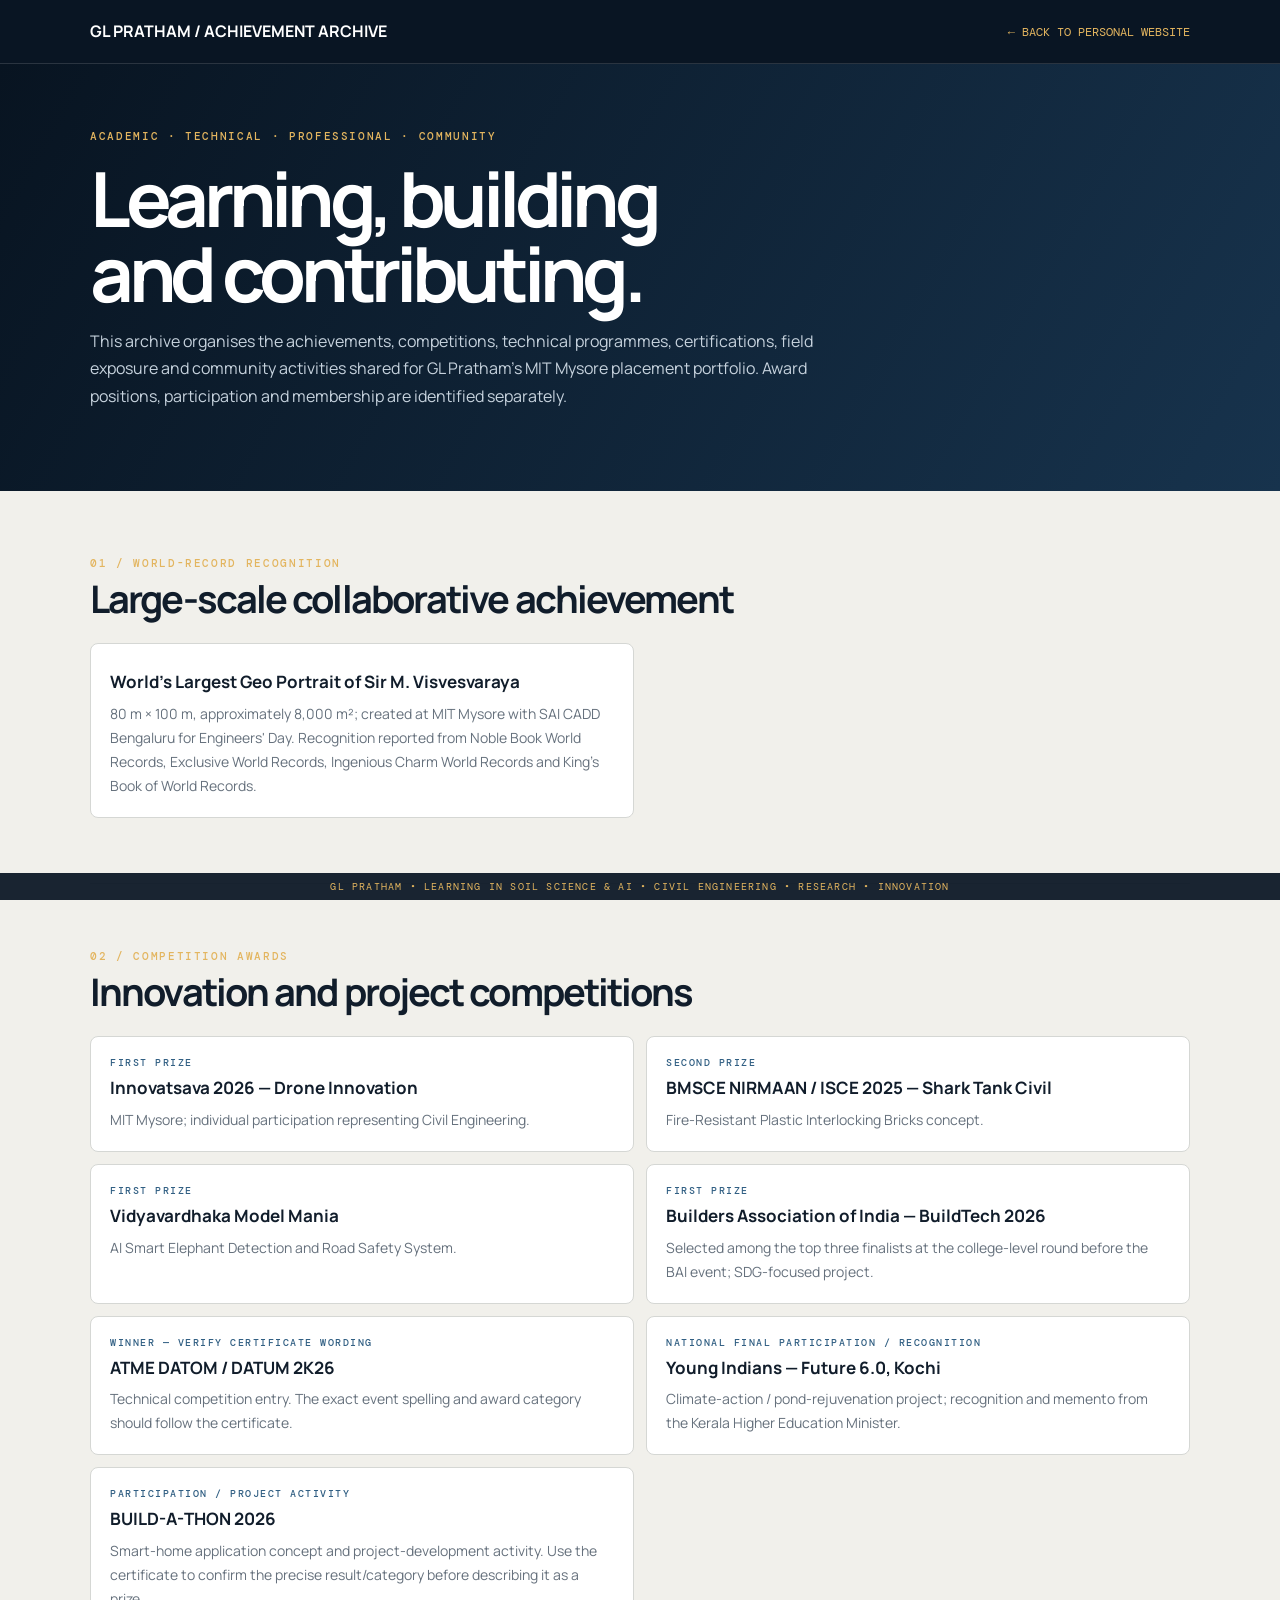
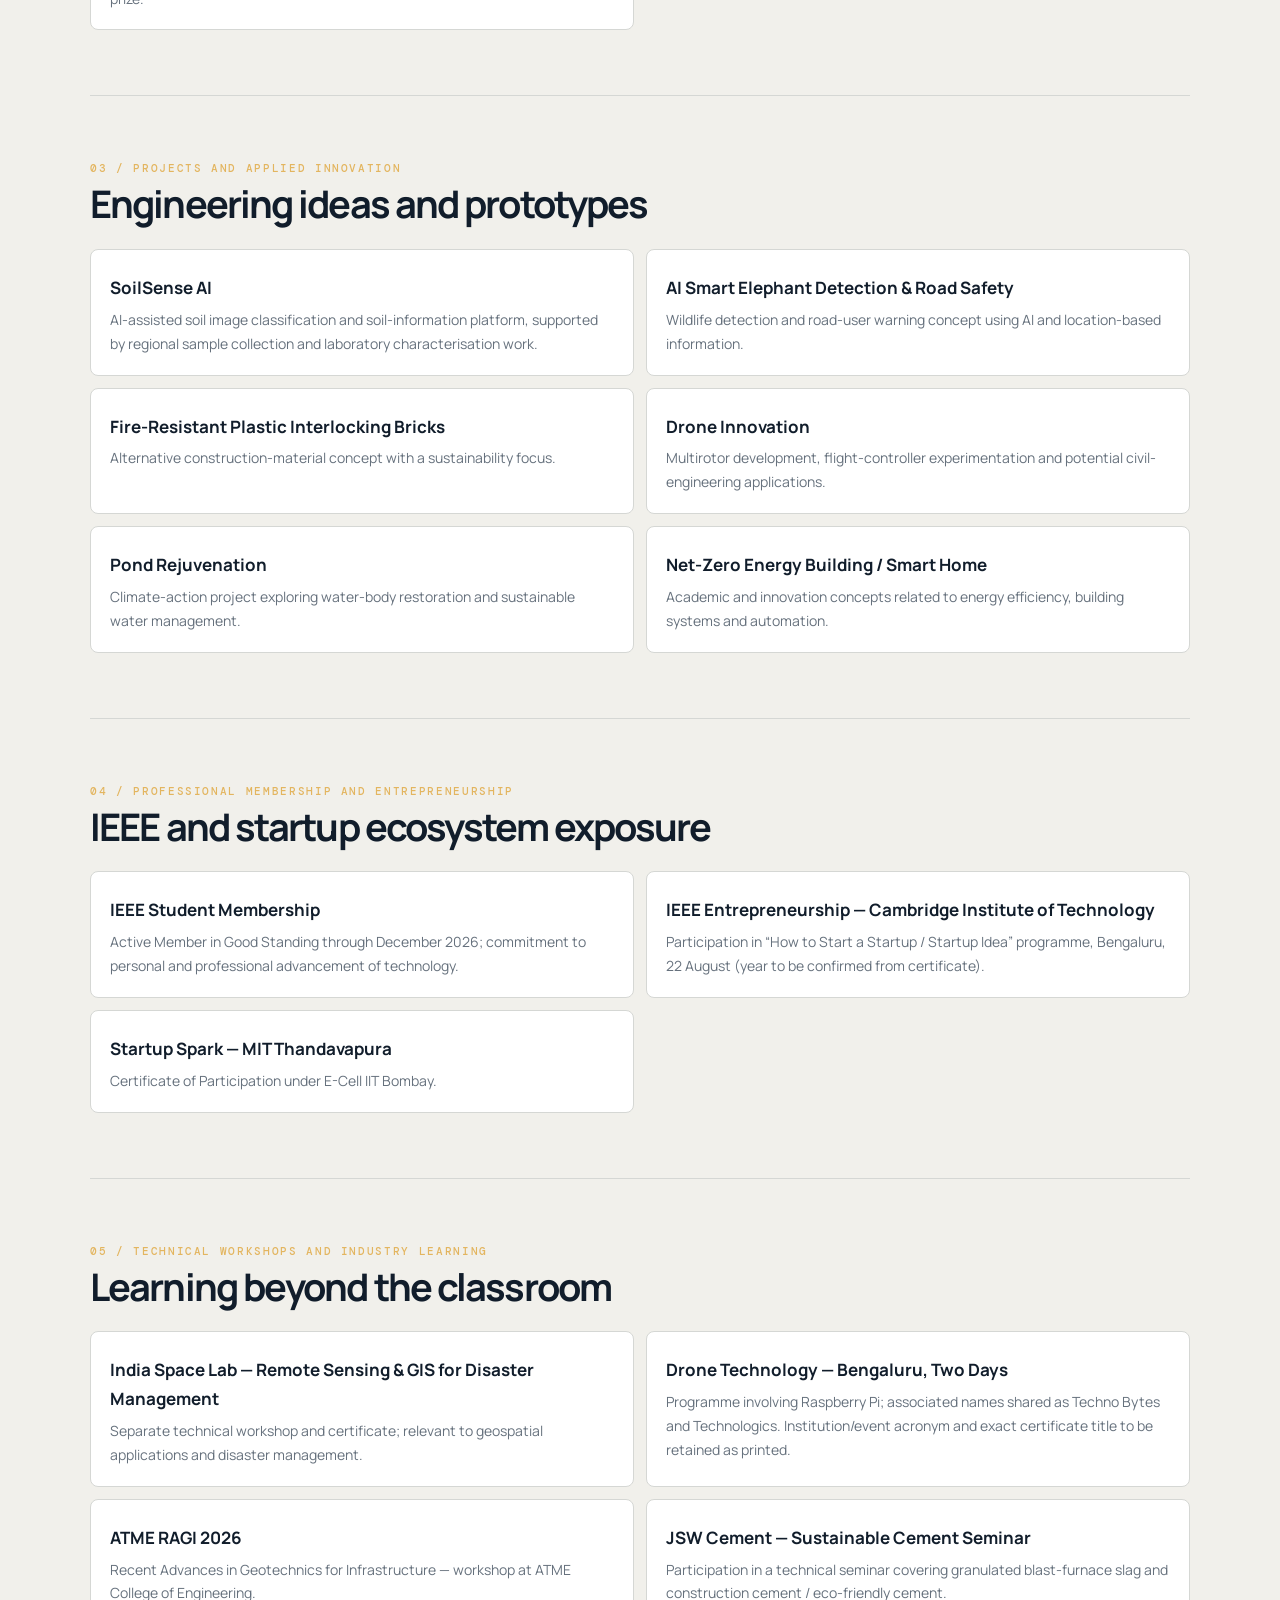
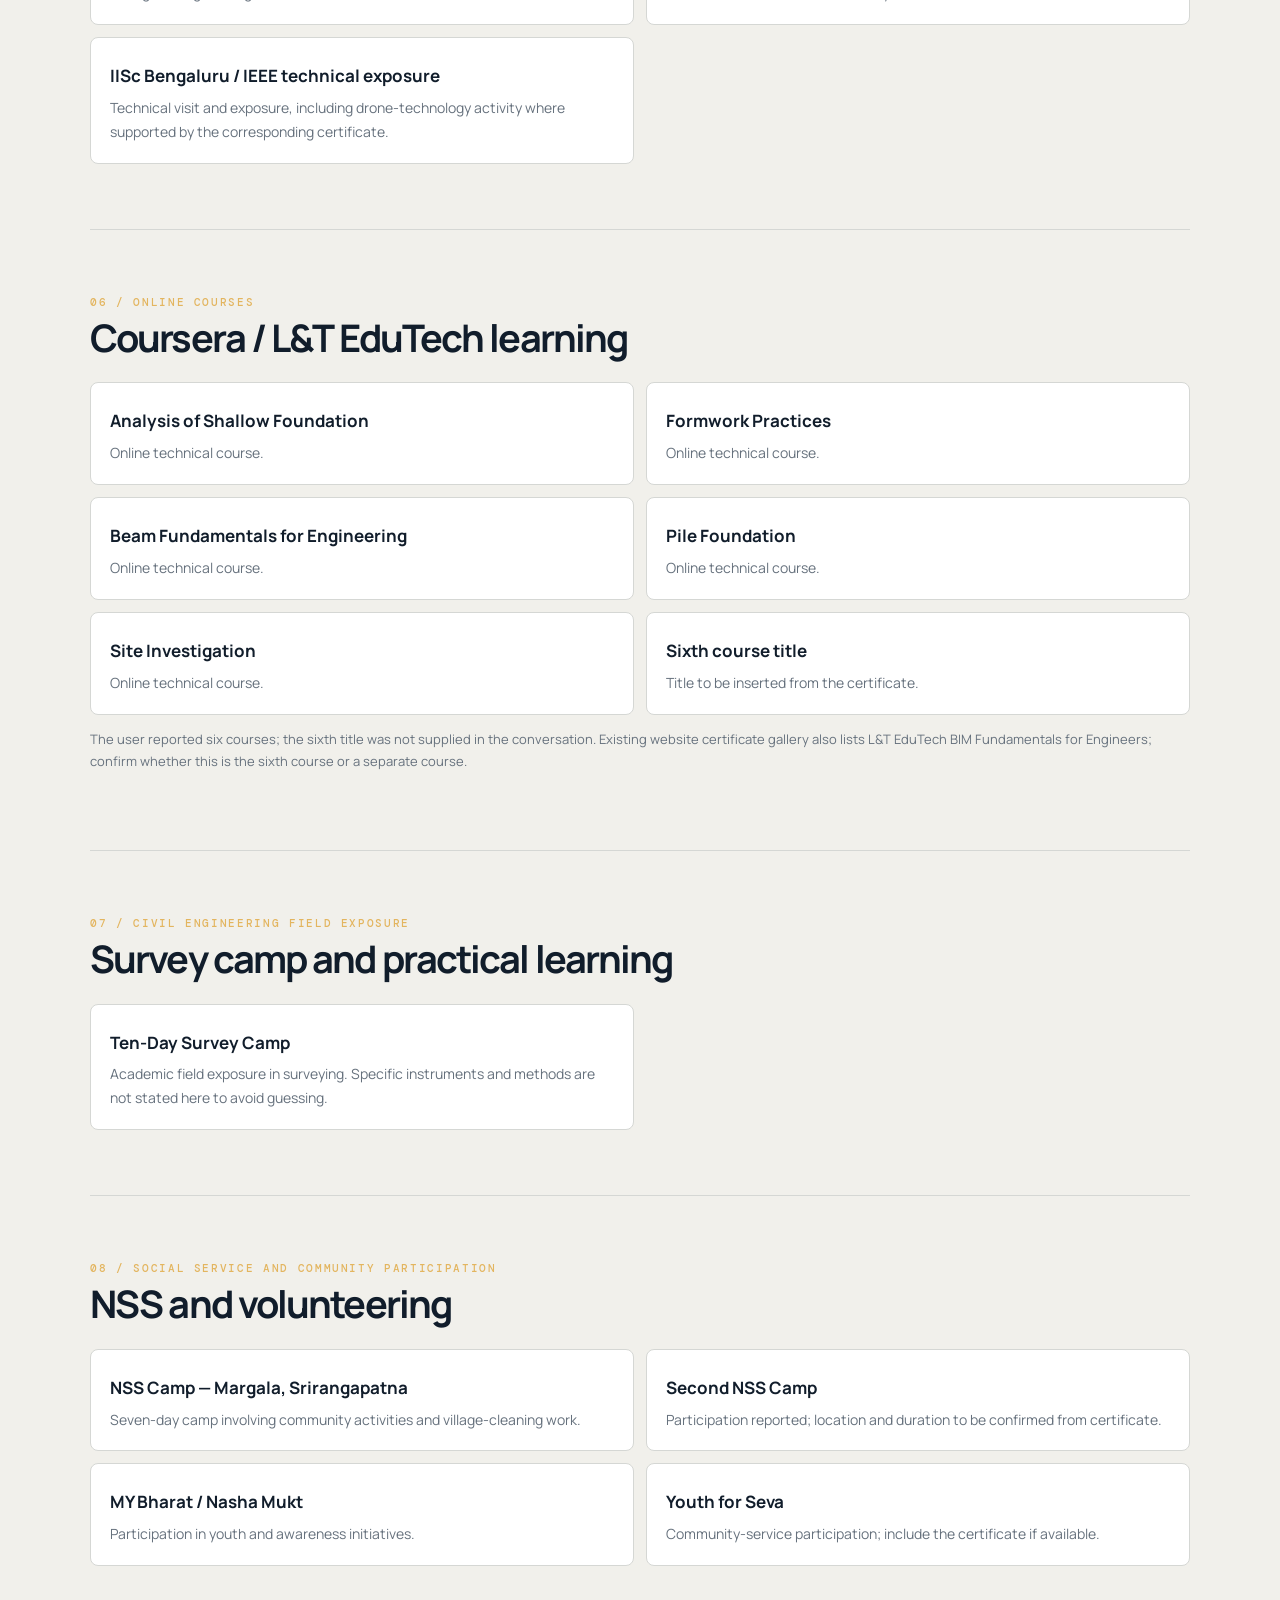
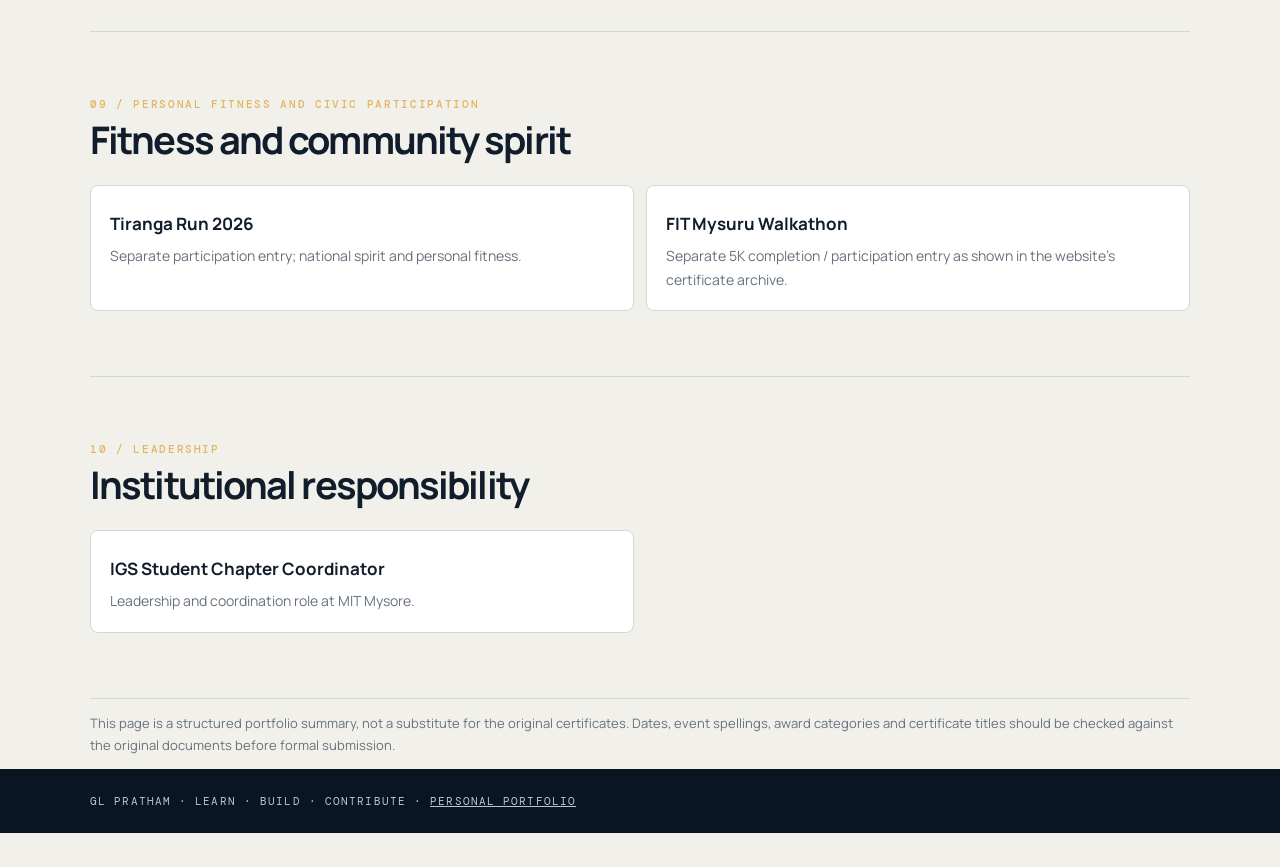
<file: achievements.html>
<!doctype html>
<html lang="en"><head><meta charset="utf-8"><meta name="viewport" content="width=device-width,initial-scale=1"><meta name="theme-color" content="#091523"><title>GL Pratham | Achievements & Learning Portfolio</title><link rel="preconnect" href="https://fonts.googleapis.com"><link href="https://fonts.googleapis.com/css2?family=DM+Mono:wght@400;500&family=Manrope:wght@400;500;600;700;800&display=swap" rel="stylesheet"><style>
:root{--navy:#091523;--gold:#e3b55f;--paper:#f1f0eb;--ink:#111d2b;--muted:#66717d;--line:#d5d7d4}*{box-sizing:border-box}body{margin:0;background:var(--paper);color:var(--ink);font:16px/1.7 Manrope,Arial,sans-serif;padding-bottom:34px}.wrap{width:min(1100px,calc(100% - 36px));margin:auto}header{background:var(--navy);color:white;padding:18px 0;border-bottom:1px solid #ffffff22}header .wrap{display:flex;justify-content:space-between;gap:16px;align-items:center;flex-wrap:wrap}a{color:inherit}header a{color:var(--gold);text-decoration:none;font:12px "DM Mono",monospace}.hero{background:linear-gradient(120deg,#081421,#17334d);color:white;padding:65px 0}.eyebrow,.meta{font:500 11px "DM Mono",monospace;letter-spacing:.15em;text-transform:uppercase;color:var(--gold)}h1{font-size:clamp(42px,8vw,76px);line-height:.98;letter-spacing:-.07em;margin:18px 0}h2{font-size:clamp(25px,4vw,38px);letter-spacing:-.05em;line-height:1.1;margin:8px 0 24px}.hero p{color:#c6d2dd;max-width:760px}.section{padding:65px 0;border-bottom:1px solid var(--line)}.grid{display:grid;grid-template-columns:repeat(2,minmax(0,1fr));gap:12px}.item{background:#fff;border:1px solid var(--line);padding:19px;border-radius:8px}.item h3{font-size:17px;margin:5px 0}.item p{color:var(--muted);font-size:14px;margin:0}.item .meta{color:#315f83;font-size:10px}.note{color:var(--muted);font-size:13px}footer{background:var(--navy);color:#b8c6d3;padding:25px 0;font:11px "DM Mono",monospace;letter-spacing:.1em}body:after{content:"GL PRATHAM  •  LEARNING IN SOIL SCIENCE & AI  •  CIVIL ENGINEERING  •  RESEARCH  •  INNOVATION";position:fixed;bottom:0;left:0;right:0;z-index:10;text-align:center;padding:7px;background:#091523ed;color:#e3b55f;font:10px "DM Mono",monospace;letter-spacing:.12em;pointer-events:none}@media(max-width:650px){.grid{grid-template-columns:1fr}.hero{padding:48px 0}.section{padding:48px 0}}
</style></head><body><header><div class="wrap"><strong>GL PRATHAM / ACHIEVEMENT ARCHIVE</strong><a href="index.html">← BACK TO PERSONAL WEBSITE</a></div></header>
<section class="hero"><div class="wrap"><div class="eyebrow">Academic · Technical · Professional · Community</div><h1>Learning, building<br>and contributing.</h1><p>This archive organises the achievements, competitions, technical programmes, certifications, field exposure and community activities shared for GL Pratham's MIT Mysore placement portfolio. Award positions, participation and membership are identified separately.</p></div></section>
<main class="wrap">
<section class="section"><div class="meta">01 / World-record recognition</div><h2>Large-scale collaborative achievement</h2><div class="grid">
<article class="item"><h3>World's Largest Geo Portrait of Sir M. Visvesvaraya</h3><p>80 m × 100 m, approximately 8,000 m²; created at MIT Mysore with SAI CADD Bengaluru for Engineers' Day. Recognition reported from Noble Book World Records, Exclusive World Records, Ingenious Charm World Records and King's Book of World Records.</p></article></div></section>
<section class="section"><div class="meta">02 / Competition awards</div><h2>Innovation and project competitions</h2><div class="grid">
<article class="item"><div class="meta">First Prize</div><h3>Innovatsava 2026 — Drone Innovation</h3><p>MIT Mysore; individual participation representing Civil Engineering.</p></article>
<article class="item"><div class="meta">Second Prize</div><h3>BMSCE NIRMAAN / ISCE 2025 — Shark Tank Civil</h3><p>Fire-Resistant Plastic Interlocking Bricks concept.</p></article>
<article class="item"><div class="meta">First Prize</div><h3>Vidyavardhaka Model Mania</h3><p>AI Smart Elephant Detection and Road Safety System.</p></article>
<article class="item"><div class="meta">First Prize</div><h3>Builders Association of India — BuildTech 2026</h3><p>Selected among the top three finalists at the college-level round before the BAI event; SDG-focused project.</p></article>
<article class="item"><div class="meta">Winner — verify certificate wording</div><h3>ATME DATOM / DATUM 2K26</h3><p>Technical competition entry. The exact event spelling and award category should follow the certificate.</p></article>
<article class="item"><div class="meta">National final participation / recognition</div><h3>Young Indians — Future 6.0, Kochi</h3><p>Climate-action / pond-rejuvenation project; recognition and memento from the Kerala Higher Education Minister.</p></article>
<article class="item"><div class="meta">Participation / project activity</div><h3>BUILD-A-THON 2026</h3><p>Smart-home application concept and project-development activity. Use the certificate to confirm the precise result/category before describing it as a prize.</p></article>
</div></section>
<section class="section"><div class="meta">03 / Projects and applied innovation</div><h2>Engineering ideas and prototypes</h2><div class="grid">
<article class="item"><h3>SoilSense AI</h3><p>AI-assisted soil image classification and soil-information platform, supported by regional sample collection and laboratory characterisation work.</p></article>
<article class="item"><h3>AI Smart Elephant Detection & Road Safety</h3><p>Wildlife detection and road-user warning concept using AI and location-based information.</p></article>
<article class="item"><h3>Fire-Resistant Plastic Interlocking Bricks</h3><p>Alternative construction-material concept with a sustainability focus.</p></article>
<article class="item"><h3>Drone Innovation</h3><p>Multirotor development, flight-controller experimentation and potential civil-engineering applications.</p></article>
<article class="item"><h3>Pond Rejuvenation</h3><p>Climate-action project exploring water-body restoration and sustainable water management.</p></article>
<article class="item"><h3>Net-Zero Energy Building / Smart Home</h3><p>Academic and innovation concepts related to energy efficiency, building systems and automation.</p></article>
</div></section>
<section class="section"><div class="meta">04 / Professional membership and entrepreneurship</div><h2>IEEE and startup ecosystem exposure</h2><div class="grid">
<article class="item"><h3>IEEE Student Membership</h3><p>Active Member in Good Standing through December 2026; commitment to personal and professional advancement of technology.</p></article>
<article class="item"><h3>IEEE Entrepreneurship — Cambridge Institute of Technology</h3><p>Participation in “How to Start a Startup / Startup Idea” programme, Bengaluru, 22 August (year to be confirmed from certificate).</p></article>
<article class="item"><h3>Startup Spark — MIT Thandavapura</h3><p>Certificate of Participation under E-Cell IIT Bombay.</p></article>
</div></section>
<section class="section"><div class="meta">05 / Technical workshops and industry learning</div><h2>Learning beyond the classroom</h2><div class="grid">
<article class="item"><h3>India Space Lab — Remote Sensing & GIS for Disaster Management</h3><p>Separate technical workshop and certificate; relevant to geospatial applications and disaster management.</p></article>
<article class="item"><h3>Drone Technology — Bengaluru, Two Days</h3><p>Programme involving Raspberry Pi; associated names shared as Techno Bytes and Technologics. Institution/event acronym and exact certificate title to be retained as printed.</p></article>
<article class="item"><h3>ATME RAGI 2026</h3><p>Recent Advances in Geotechnics for Infrastructure — workshop at ATME College of Engineering.</p></article>
<article class="item"><h3>JSW Cement — Sustainable Cement Seminar</h3><p>Participation in a technical seminar covering granulated blast-furnace slag and construction cement / eco-friendly cement.</p></article>
<article class="item"><h3>IISc Bengaluru / IEEE technical exposure</h3><p>Technical visit and exposure, including drone-technology activity where supported by the corresponding certificate.</p></article>
</div></section>
<section class="section"><div class="meta">06 / Online courses</div><h2>Coursera / L&T EduTech learning</h2><div class="grid">
<article class="item"><h3>Analysis of Shallow Foundation</h3><p>Online technical course.</p></article>
<article class="item"><h3>Formwork Practices</h3><p>Online technical course.</p></article>
<article class="item"><h3>Beam Fundamentals for Engineering</h3><p>Online technical course.</p></article>
<article class="item"><h3>Pile Foundation</h3><p>Online technical course.</p></article>
<article class="item"><h3>Site Investigation</h3><p>Online technical course.</p></article>
<article class="item"><h3>Sixth course title</h3><p>Title to be inserted from the certificate.</p></article>
</div><p class="note">The user reported six courses; the sixth title was not supplied in the conversation. Existing website certificate gallery also lists L&T EduTech BIM Fundamentals for Engineers; confirm whether this is the sixth course or a separate course.</p></section>
<section class="section"><div class="meta">07 / Civil engineering field exposure</div><h2>Survey camp and practical learning</h2><div class="grid">
<article class="item"><h3>Ten-Day Survey Camp</h3><p>Academic field exposure in surveying. Specific instruments and methods are not stated here to avoid guessing.</p></article>
</div></section>
<section class="section"><div class="meta">08 / Social service and community participation</div><h2>NSS and volunteering</h2><div class="grid">
<article class="item"><h3>NSS Camp — Margala, Srirangapatna</h3><p>Seven-day camp involving community activities and village-cleaning work.</p></article>
<article class="item"><h3>Second NSS Camp</h3><p>Participation reported; location and duration to be confirmed from certificate.</p></article>
<article class="item"><h3>MY Bharat / Nasha Mukt</h3><p>Participation in youth and awareness initiatives.</p></article>
<article class="item"><h3>Youth for Seva</h3><p>Community-service participation; include the certificate if available.</p></article>
</div></section>
<section class="section"><div class="meta">09 / Personal fitness and civic participation</div><h2>Fitness and community spirit</h2><div class="grid">
<article class="item"><h3>Tiranga Run 2026</h3><p>Separate participation entry; national spirit and personal fitness.</p></article>
<article class="item"><h3>FIT Mysuru Walkathon</h3><p>Separate 5K completion / participation entry as shown in the website's certificate archive.</p></article>
</div></section>
<section class="section"><div class="meta">10 / Leadership</div><h2>Institutional responsibility</h2><div class="grid">
<article class="item"><h3>IGS Student Chapter Coordinator</h3><p>Leadership and coordination role at MIT Mysore.</p></article>
</div></section>
<p class="note">This page is a structured portfolio summary, not a substitute for the original certificates. Dates, event spellings, award categories and certificate titles should be checked against the original documents before formal submission.</p>
</main><footer><div class="wrap">GL PRATHAM · LEARN · BUILD · CONTRIBUTE · <a href="index.html">PERSONAL PORTFOLIO</a></div></footer></body></html>
</file>
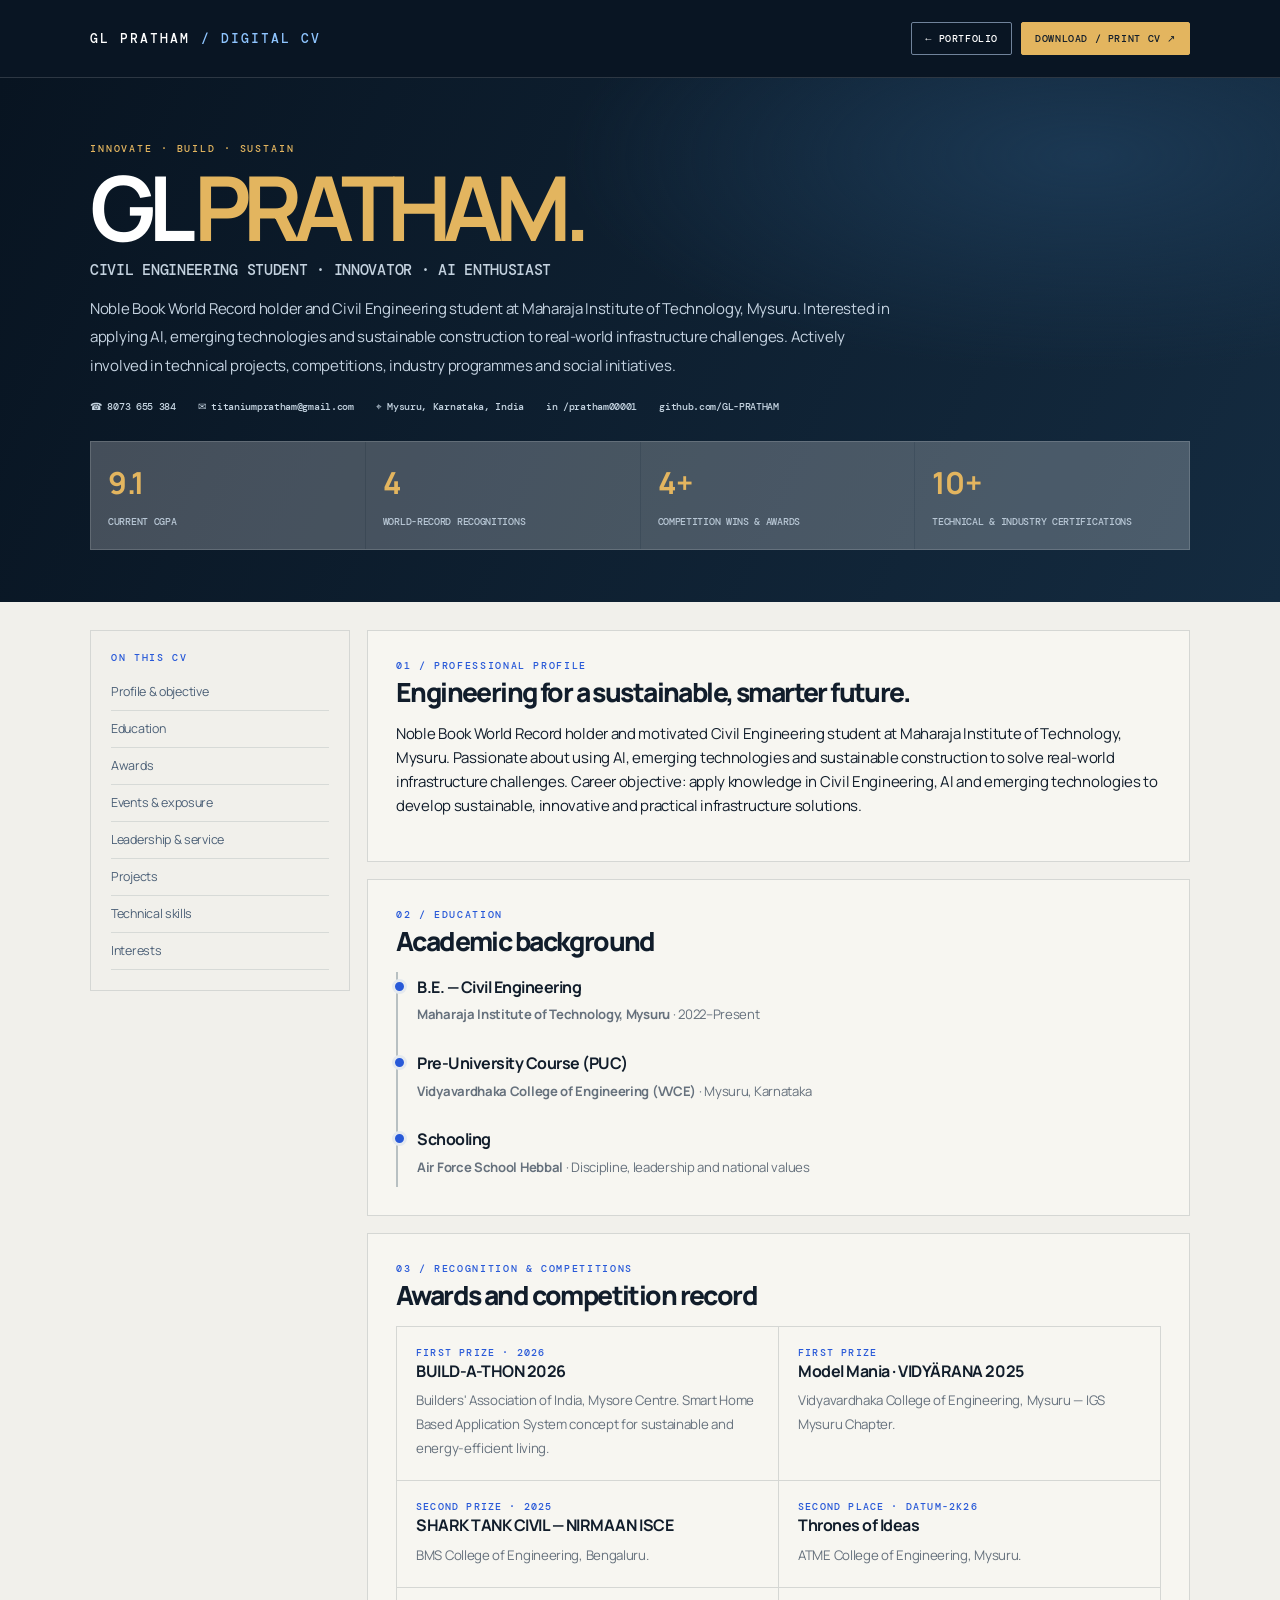
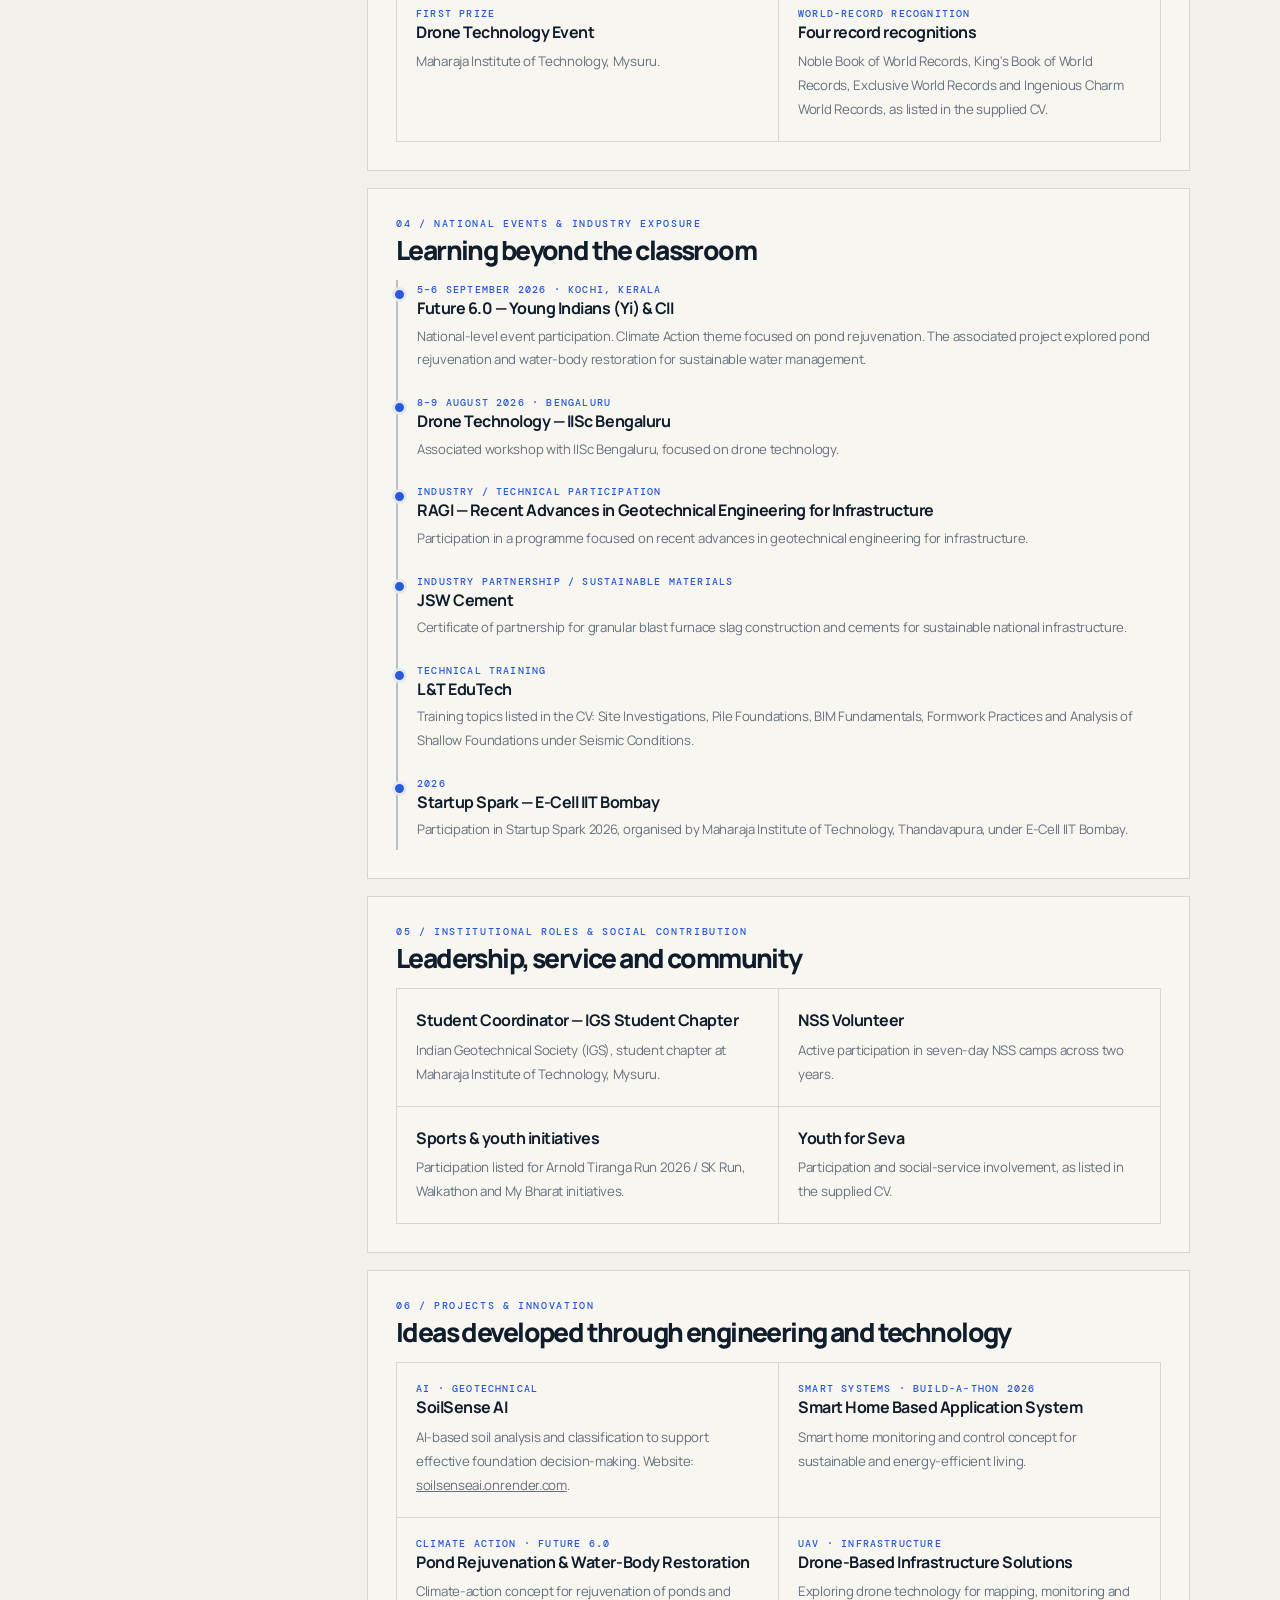
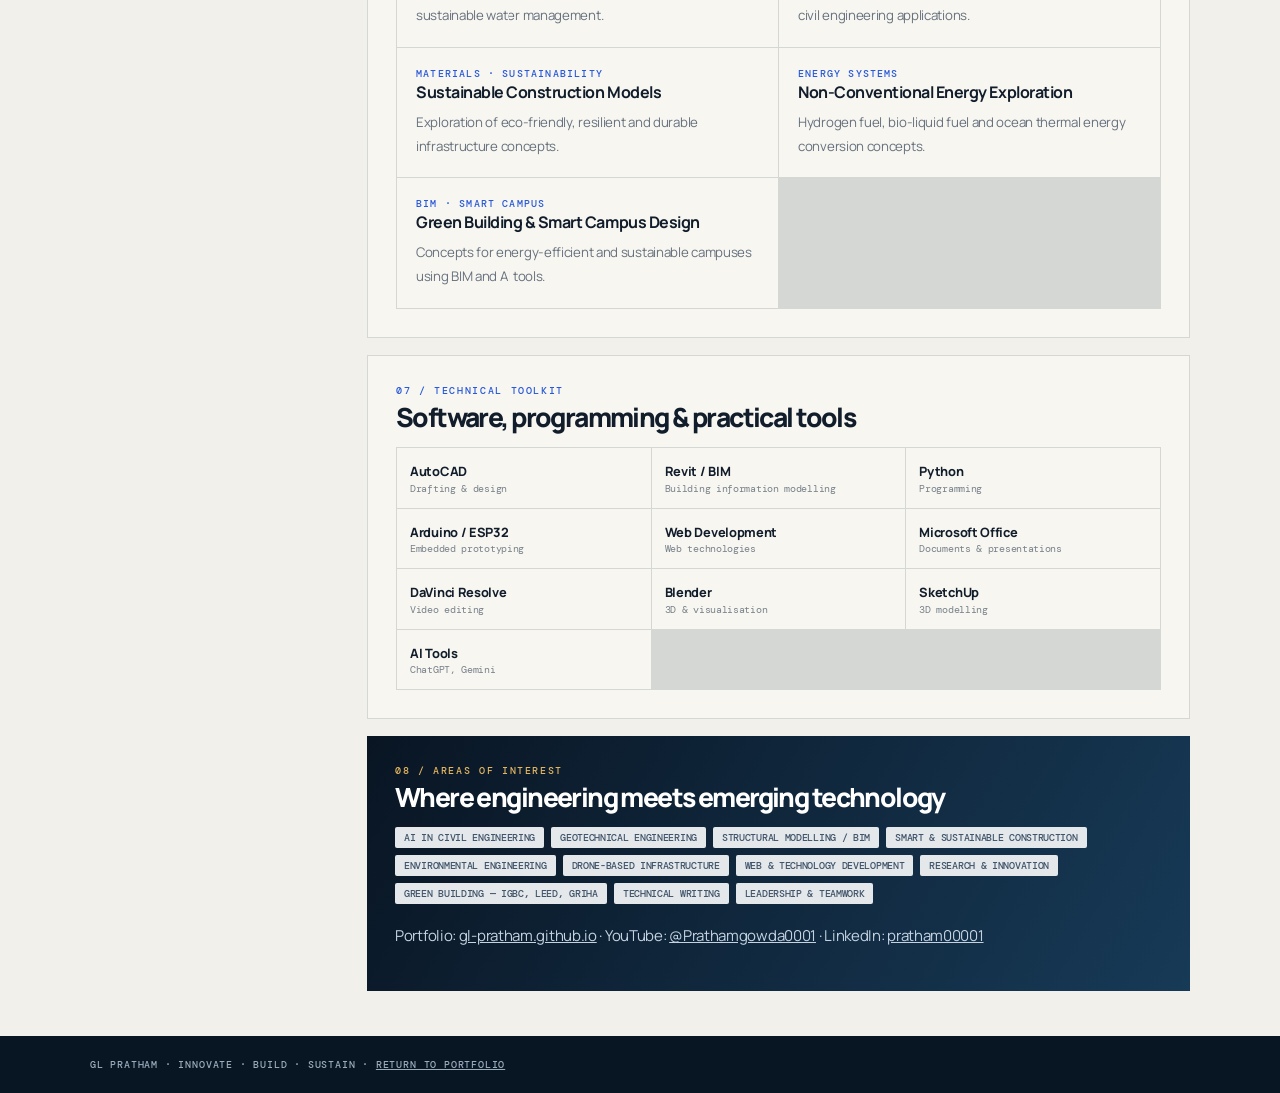
<file: cv.html>
<!doctype html>
<html lang="en"><head><meta charset="utf-8"><meta name="viewport" content="width=device-width,initial-scale=1"><meta name="theme-color" content="#101a2a"><meta name="description" content="Digital CV of GL Pratham — Civil Engineering student, innovator and AI enthusiast."><link rel="preconnect" href="https://fonts.googleapis.com"><link rel="preconnect" href="https://fonts.gstatic.com" crossorigin><link href="https://fonts.googleapis.com/css2?family=DM+Mono:wght@400;500&family=Manrope:wght@400;500;600;700;800&display=swap" rel="stylesheet"><title>GL Pratham | Digital CV</title>
<style>
:root{--navy:#101a2a;--blue:#245c91;--sky:#8fc5ff;--ink:#172337;--muted:#617187;--paper:#f3f6fa;--line:#dfe7ef;--gold:#d5a94e}*{box-sizing:border-box}body{margin:0;background:var(--paper);font:15px/1.6 Inter,Arial,sans-serif;color:var(--ink)}a{color:inherit}.top{background:var(--navy);color:white;padding:22px 0}.wrap{width:min(1100px,calc(100% - 32px));margin:auto}.toprow{display:flex;justify-content:space-between;align-items:center;gap:15px}.brand{font-weight:900;letter-spacing:.1em}.actions{display:flex;gap:9px;flex-wrap:wrap}.btn{border:1px solid #70839b;border-radius:9px;padding:9px 13px;color:white;text-decoration:none;font-weight:700;background:transparent;cursor:pointer}.btn.primary{background:#d9edff;color:#142b44;border-color:#d9edff}.hero{background:radial-gradient(circle at 85% 15%,#345c82,transparent 30%),linear-gradient(120deg,#101a2a,#1d3b5c);color:white;padding:55px 0 45px}.eyebrow{color:#a9d2fa;letter-spacing:.18em;font-size:.75rem;font-weight:800;text-transform:uppercase}.hero h1{font-size:clamp(2.7rem,7vw,5rem);line-height:1;margin:12px 0;letter-spacing:-.06em}.hero h1 span{color:var(--sky)}.sub{font-size:1.15rem;color:#d4e3f2;font-weight:650}.summary{max-width:800px;color:#c5d3e1}.contact{display:flex;flex-wrap:wrap;gap:10px 22px;margin-top:20px;color:#d8e7f5;font-size:.9rem}.stats{display:grid;grid-template-columns:repeat(4,1fr);gap:12px;margin-top:28px}.stat{background:#ffffff12;border:1px solid #ffffff25;padding:15px;border-radius:13px}.stat b{display:block;font-size:1.8rem;color:#fff}.stat span{font-size:.78rem;color:#c7d7e6}.layout{display:grid;grid-template-columns:260px 1fr;gap:22px;padding:28px 0}.side{align-self:start;position:sticky;top:15px;background:white;border:1px solid var(--line);border-radius:15px;padding:20px}.side h3{margin:0 0 10px;font-size:.85rem;text-transform:uppercase;letter-spacing:.1em;color:var(--blue)}.side a{display:block;text-decoration:none;padding:7px 0;color:#4c6077;font-size:.9rem}.side a:hover{color:var(--blue)}main section{background:white;border:1px solid var(--line);border-radius:16px;padding:25px;margin-bottom:17px;break-inside:avoid}.kicker{font-size:.7rem;letter-spacing:.16em;text-transform:uppercase;color:var(--blue);font-weight:900}.heading{font-size:1.55rem;line-height:1.15;margin:5px 0 15px;letter-spacing:-.03em}.grid2{display:grid;grid-template-columns:1fr 1fr;gap:13px}.item{border:1px solid var(--line);border-radius:12px;padding:15px;background:linear-gradient(140deg,#fff,#f8fbfe)}.item h3{font-size:1rem;margin:0 0 4px}.item p{margin:5px 0 0;color:var(--muted);font-size:.88rem}.meta{font-size:.72rem;text-transform:uppercase;letter-spacing:.08em;color:var(--blue);font-weight:850}.timeline{border-left:2px solid #d8e5f1;padding-left:19px;display:grid;gap:13px}.event{position:relative;padding:3px 0 5px}.event:before{content:"";position:absolute;left:-25px;top:7px;width:9px;height:9px;border-radius:50%;background:#3778b4;border:3px solid #eaf3fb}.event h3{margin:0;font-size:1rem}.event p{margin:3px 0;color:var(--muted);font-size:.88rem}.tags{display:flex;gap:7px;flex-wrap:wrap;margin-top:9px}.tag{background:#edf4fa;color:#385d7f;border-radius:99px;padding:4px 9px;font-size:.72rem;font-weight:750}.skillgrid{display:grid;grid-template-columns:repeat(3,1fr);gap:9px}.skill{padding:11px;border-radius:10px;background:#f1f5f9;border:1px solid var(--line);font-size:.86rem;font-weight:750}.skill small{display:block;color:var(--muted);font-weight:500}.highlight{background:linear-gradient(120deg,#132943,#1d456c);color:white}.highlight .kicker{color:#a9d2fa}.highlight p{color:#d0ddeb}.footer{background:#101a2a;color:#aebed0;padding:22px 0;font-size:.82rem}.footer b{color:white}
@media(max-width:800px){.layout{grid-template-columns:1fr}.side{position:static}.side nav{display:grid;grid-template-columns:1fr 1fr}.stats{grid-template-columns:1fr 1fr}.skillgrid{grid-template-columns:1fr 1fr}}@media(max-width:520px){.grid2{grid-template-columns:1fr}.toprow{align-items:flex-start;flex-direction:column}.hero{padding:42px 0}.skillgrid{grid-template-columns:1fr 1fr}}
@media print{@page{size:A4;margin:12mm}body{background:white;font-size:10pt}.top{padding:8px 0}.top .actions,.side{display:none!important}.hero{padding:24px 0}.hero h1{font-size:34pt}.layout{display:block;padding:12px 0}.main section,main section{box-shadow:none;margin-bottom:10px;padding:15px;break-inside:avoid}.footer{padding:8px}.btn{display:none}.stats{grid-template-columns:repeat(4,1fr)}.item,.event{break-inside:avoid}}

/* Match the portfolio's navy / gold engineering identity */
:root{--navy:#081728;--blue:#315f83;--sky:#9acbfa;--ink:#132238;--muted:#63758a;--paper:#f1f4f7;--line:#d9e2ea;--gold:#e1bd77}
body{background:#eef2f5;color:#14263b;font-family:Inter,"Aptos",Arial,sans-serif;letter-spacing:-.01em}
.top{background:#071525;border-bottom:1px solid #ffffff20}.brand{letter-spacing:.14em}.hero{background:radial-gradient(circle at 85% 15%,#315d7d,transparent 30%),linear-gradient(120deg,#071525,#173b59);padding:64px 0 50px}.hero h1{font-size:clamp(3rem,7vw,5.6rem);letter-spacing:-.075em}.hero h1 span{color:#e1bd77}.eyebrow{color:#e1bd77;letter-spacing:.2em}.sub{font-size:1.2rem}.stats{gap:10px}.stat{border-radius:7px;background:#ffffff10;border-color:#ffffff2a}.stat b{color:#e1bd77}.layout{gap:18px}.side{border-radius:8px;border-color:#d7e0e8;box-shadow:0 10px 28px #10243a08}.side h3,.kicker{color:#9a7130}.side a{padding:8px 0}.side a:hover{color:#9a7130}
main section{border-radius:8px;border-color:#d7e0e8;box-shadow:0 10px 28px #10243a08;padding:28px}.heading{font-size:1.65rem;letter-spacing:-.045em}.item{border-radius:7px;background:linear-gradient(145deg,#fff,#f5f8fb)}.meta{color:#9a7130}.event:before{background:#c39a50;border-color:#f3e8d1}.tag{border-radius:4px;background:#edf2f6;color:#385d7f}
.highlight{background:linear-gradient(120deg,#081728,#173d5e);border-color:#274a68}.highlight .kicker{color:#e1bd77}.footer{background:#061321}
.btn{border-radius:5px}.btn.primary{background:#e1bd77;border-color:#e1bd77;color:#102238}
@media print{body{background:white}.hero{background:#10243a!important;-webkit-print-color-adjust:exact;print-color-adjust:exact}.highlight{background:#10243a!important;-webkit-print-color-adjust:exact;print-color-adjust:exact}}


/* Editorial CV — visually continuous with the main portfolio */
:root{--navy:#091523;--blue:#2859d8;--sky:#9acbfa;--ink:#111d2b;--muted:#66717d;--paper:#f1f0eb;--line:#d5d7d4;--gold:#e3b55f}
body{background:var(--paper);color:var(--ink);font-family:Manrope,Inter,Arial,sans-serif;letter-spacing:-.02em}
.top{background:#091523;border-bottom:1px solid #ffffff25}.brand{font:500 .8rem "DM Mono",monospace;letter-spacing:.16em}.hero{background:radial-gradient(ellipse at 85% 15%,#1b3853,transparent 34%),linear-gradient(115deg,#081421,#142b40);padding:64px 0 52px}.hero h1{font-size:clamp(3.4rem,7vw,6.5rem);line-height:.9;letter-spacing:-.09em}.hero h1 span{color:var(--gold)}.eyebrow{font:500 .65rem "DM Mono",monospace;letter-spacing:.18em;color:var(--gold)}.sub{font:500 .92rem "DM Mono",monospace;text-transform:uppercase;color:#c4d2df}.summary{font-size:.94rem;line-height:1.9;color:#c5d3e1}.contact{font:500 .65rem "DM Mono",monospace;color:#c6d5e2}.stats{gap:1px;background:#ffffff32;border:1px solid #ffffff32}.stat{border:0;border-radius:0;background:#ffffff0d;padding:17px}.stat b{font-size:1.9rem;color:var(--gold)}.stat span{font:500 .6rem "DM Mono",monospace;text-transform:uppercase;color:#b8c7d5}
.layout{gap:17px;padding:28px 0}.side{border:1px solid var(--line);border-radius:0;background:transparent;box-shadow:none}.side h3,.kicker{font:500 .64rem "DM Mono",monospace;letter-spacing:.16em;text-transform:uppercase;color:var(--blue)}.side a{font-size:.78rem;border-bottom:1px solid #d7dad7;padding:8px 0}.side a:hover{color:var(--blue)}
main section{border:1px solid var(--line);border-radius:0;background:#f7f6f1;padding:28px;box-shadow:none}.heading{font-size:1.65rem;letter-spacing:-.06em;font-weight:800}.grid2{gap:1px;background:var(--line);border:1px solid var(--line)}.item{border:0;border-radius:0;background:#f7f6f1;padding:19px}.item h3{font-size:1rem;letter-spacing:-.03em}.item p{font-size:.83rem;line-height:1.8}.meta{font:500 .62rem "DM Mono",monospace;color:var(--blue);letter-spacing:.12em}.timeline{border-color:#b8c0c2}.event:before{background:var(--blue);border-color:#e4e9ef}.event h3{font-size:1rem;letter-spacing:-.03em}.event p{font-size:.82rem;line-height:1.8}.tag{border-radius:2px;background:#e4e8eb;color:#40546a;font:500 .61rem "DM Mono",monospace;text-transform:uppercase}
.skillgrid{grid-template-columns:repeat(3,1fr);gap:1px;background:var(--line);border:1px solid var(--line)}.skill{border:0;border-radius:0;background:#f7f6f1;padding:13px;font-size:.8rem}.skill small{font:400 .65rem "DM Mono",monospace;color:#78818a}
.highlight{border:0;border-radius:0;background:linear-gradient(120deg,#091523,#173a57);padding:28px}.highlight .kicker{color:var(--gold)}.highlight p{color:#c5d3e1}.btn{border-radius:2px;font:500 .64rem "DM Mono",monospace;text-transform:uppercase;letter-spacing:.06em}.btn.primary{background:var(--gold);border-color:var(--gold);color:#111d2b}
.footer{background:#081522;color:#9aabba;font:500 .63rem "DM Mono",monospace;text-transform:uppercase;letter-spacing:.08em}
@media(max-width:800px){.layout{grid-template-columns:1fr}.side{position:static}.side nav{grid-template-columns:repeat(2,1fr)}.skillgrid{grid-template-columns:repeat(2,1fr)}}
@media(max-width:520px){.grid2{grid-template-columns:1fr}.stats{grid-template-columns:repeat(2,1fr)}.hero{padding:44px 0}.hero h1{font-size:3.4rem}.skillgrid{grid-template-columns:repeat(2,1fr)}}

</style></head><body>
<header class="top"><div class="wrap toprow"><div class="brand">GL PRATHAM <span style="color:#8fc5ff">/ DIGITAL CV</span></div><div class="actions"><a class="btn" href="index.html">← Portfolio</a><button class="btn primary" onclick="window.print()">Download / Print CV ↗</button></div></div></header>
<div class="hero"><div class="wrap"><div class="eyebrow">Innovate · Build · Sustain</div><h1>GL <span>PRATHAM.</span></h1><div class="sub">Civil Engineering Student · Innovator · AI Enthusiast</div><p class="summary">Noble Book World Record holder and Civil Engineering student at Maharaja Institute of Technology, Mysuru. Interested in applying AI, emerging technologies and sustainable construction to real-world infrastructure challenges. Actively involved in technical projects, competitions, industry programmes and social initiatives.</p><div class="contact"><span>☎ 8073 655 384</span><span>✉ titaniumpratham@gmail.com</span><span>⌖ Mysuru, Karnataka, India</span><span>in /pratham00001</span><span>github.com/GL-PRATHAM</span></div><div class="stats"><div class="stat"><b>9.1</b><span>Current CGPA</span></div><div class="stat"><b>4</b><span>World-record recognitions</span></div><div class="stat"><b>4+</b><span>Competition wins & awards</span></div><div class="stat"><b>10+</b><span>Technical & industry certifications</span></div></div></div></div>
<div class="wrap layout"><aside class="side"><h3>On this CV</h3><nav><a href="#profile">Profile & objective</a><a href="#education">Education</a><a href="#awards">Awards</a><a href="#events">Events & exposure</a><a href="#leadership">Leadership & service</a><a href="#projects">Projects</a><a href="#skills">Technical skills</a><a href="#interests">Interests</a></nav></aside>
<main>
<section id="profile"><div class="kicker">01 / Professional profile</div><h2 class="heading">Engineering for a sustainable, smarter future.</h2><p>Noble Book World Record holder and motivated Civil Engineering student at Maharaja Institute of Technology, Mysuru. Passionate about using AI, emerging technologies and sustainable construction to solve real-world infrastructure challenges. Career objective: apply knowledge in Civil Engineering, AI and emerging technologies to develop sustainable, innovative and practical infrastructure solutions.</p></section>
<section id="education"><div class="kicker">02 / Education</div><h2 class="heading">Academic background</h2><div class="timeline"><div class="event"><h3>B.E. — Civil Engineering</h3><p><b>Maharaja Institute of Technology, Mysuru</b> · 2022–Present</p></div><div class="event"><h3>Pre-University Course (PUC)</h3><p><b>Vidyavardhaka College of Engineering (VVCE)</b> · Mysuru, Karnataka</p></div><div class="event"><h3>Schooling</h3><p><b>Air Force School Hebbal</b> · Discipline, leadership and national values</p></div></div></section>
<section id="awards"><div class="kicker">03 / Recognition & competitions</div><h2 class="heading">Awards and competition record</h2><div class="grid2">
<div class="item"><div class="meta">First Prize · 2026</div><h3>BUILD-A-THON 2026</h3><p>Builders' Association of India, Mysore Centre. Smart Home Based Application System concept for sustainable and energy-efficient living.</p></div>
<div class="item"><div class="meta">First Prize</div><h3>Model Mania · VIDYÄRANA 2025</h3><p>Vidyavardhaka College of Engineering, Mysuru — IGS Mysuru Chapter.</p></div>
<div class="item"><div class="meta">Second Prize · 2025</div><h3>SHARK TANK CIVIL — NIRMAAN ISCE</h3><p>BMS College of Engineering, Bengaluru.</p></div>
<div class="item"><div class="meta">Second Place · DATUM-2K26</div><h3>Thrones of Ideas</h3><p>ATME College of Engineering, Mysuru.</p></div>
<div class="item"><div class="meta">First Prize</div><h3>Drone Technology Event</h3><p>Maharaja Institute of Technology, Mysuru.</p></div>
<div class="item"><div class="meta">World-record recognition</div><h3>Four record recognitions</h3><p>Noble Book of World Records, King's Book of World Records, Exclusive World Records and Ingenious Charm World Records, as listed in the supplied CV.</p></div>
</div></section>
<section id="events"><div class="kicker">04 / National events & industry exposure</div><h2 class="heading">Learning beyond the classroom</h2><div class="timeline">
<div class="event"><div class="meta">5–6 September 2026 · Kochi, Kerala</div><h3>Future 6.0 — Young Indians (Yi) & CII</h3><p>National-level event participation. Climate Action theme focused on pond rejuvenation. The associated project explored pond rejuvenation and water-body restoration for sustainable water management.</p></div>
<div class="event"><div class="meta">8–9 August 2026 · Bengaluru</div><h3>Drone Technology — IISc Bengaluru</h3><p>Associated workshop with IISc Bengaluru, focused on drone technology.</p></div>
<div class="event"><div class="meta">Industry / technical participation</div><h3>RAGI — Recent Advances in Geotechnical Engineering for Infrastructure</h3><p>Participation in a programme focused on recent advances in geotechnical engineering for infrastructure.</p></div>
<div class="event"><div class="meta">Industry partnership / sustainable materials</div><h3>JSW Cement</h3><p>Certificate of partnership for granular blast furnace slag construction and cements for sustainable national infrastructure.</p></div>
<div class="event"><div class="meta">Technical training</div><h3>L&T EduTech</h3><p>Training topics listed in the CV: Site Investigations, Pile Foundations, BIM Fundamentals, Formwork Practices and Analysis of Shallow Foundations under Seismic Conditions.</p></div>
<div class="event"><div class="meta">2026</div><h3>Startup Spark — E-Cell IIT Bombay</h3><p>Participation in Startup Spark 2026, organised by Maharaja Institute of Technology, Thandavapura, under E-Cell IIT Bombay.</p></div>
</div></section>
<section id="leadership"><div class="kicker">05 / Institutional roles & social contribution</div><h2 class="heading">Leadership, service and community</h2><div class="grid2">
<div class="item"><h3>Student Coordinator — IGS Student Chapter</h3><p>Indian Geotechnical Society (IGS), student chapter at Maharaja Institute of Technology, Mysuru.</p></div>
<div class="item"><h3>NSS Volunteer</h3><p>Active participation in seven-day NSS camps across two years.</p></div>
<div class="item"><h3>Sports & youth initiatives</h3><p>Participation listed for Arnold Tiranga Run 2026 / SK Run, Walkathon and My Bharat initiatives.</p></div>
<div class="item"><h3>Youth for Seva</h3><p>Participation and social-service involvement, as listed in the supplied CV.</p></div>
</div></section>
<section id="projects"><div class="kicker">06 / Projects & innovation</div><h2 class="heading">Ideas developed through engineering and technology</h2><div class="grid2">
<div class="item"><div class="meta">AI · Geotechnical</div><h3>SoilSense AI</h3><p>AI-based soil analysis and classification to support effective foundation decision-making. Website: <a href="https://soilsenseai.onrender.com">soilsenseai.onrender.com</a>.</p></div>
<div class="item"><div class="meta">Smart systems · BUILD-A-THON 2026</div><h3>Smart Home Based Application System</h3><p>Smart home monitoring and control concept for sustainable and energy-efficient living.</p></div>
<div class="item"><div class="meta">Climate action · Future 6.0</div><h3>Pond Rejuvenation & Water-Body Restoration</h3><p>Climate-action concept for rejuvenation of ponds and sustainable water management.</p></div>
<div class="item"><div class="meta">UAV · Infrastructure</div><h3>Drone-Based Infrastructure Solutions</h3><p>Exploring drone technology for mapping, monitoring and civil engineering applications.</p></div>
<div class="item"><div class="meta">Materials · Sustainability</div><h3>Sustainable Construction Models</h3><p>Exploration of eco-friendly, resilient and durable infrastructure concepts.</p></div>
<div class="item"><div class="meta">Energy systems</div><h3>Non-Conventional Energy Exploration</h3><p>Hydrogen fuel, bio-liquid fuel and ocean thermal energy conversion concepts.</p></div>
<div class="item"><div class="meta">BIM · Smart campus</div><h3>Green Building & Smart Campus Design</h3><p>Concepts for energy-efficient and sustainable campuses using BIM and AI tools.</p></div>
</div></section>
<section id="skills"><div class="kicker">07 / Technical toolkit</div><h2 class="heading">Software, programming & practical tools</h2><div class="skillgrid">
<div class="skill">AutoCAD<small>Drafting & design</small></div><div class="skill">Revit / BIM<small>Building information modelling</small></div><div class="skill">Python<small>Programming</small></div><div class="skill">Arduino / ESP32<small>Embedded prototyping</small></div><div class="skill">Web Development<small>Web technologies</small></div><div class="skill">Microsoft Office<small>Documents & presentations</small></div><div class="skill">DaVinci Resolve<small>Video editing</small></div><div class="skill">Blender<small>3D & visualisation</small></div><div class="skill">SketchUp<small>3D modelling</small></div><div class="skill">AI Tools<small>ChatGPT, Gemini</small></div>
</div></section>
<section id="interests" class="highlight"><div class="kicker">08 / Areas of interest</div><h2 class="heading">Where engineering meets emerging technology</h2><div class="tags"><span class="tag">AI in Civil Engineering</span><span class="tag">Geotechnical Engineering</span><span class="tag">Structural Modelling / BIM</span><span class="tag">Smart & Sustainable Construction</span><span class="tag">Environmental Engineering</span><span class="tag">Drone-based Infrastructure</span><span class="tag">Web & Technology Development</span><span class="tag">Research & Innovation</span><span class="tag">Green Building — IGBC, LEED, GRIHA</span><span class="tag">Technical Writing</span><span class="tag">Leadership & Teamwork</span></div><p style="margin-top:20px">Portfolio: <a href="https://gl-pratham.github.io">gl-pratham.github.io</a> · YouTube: <a href="https://www.youtube.com/@Prathamgowda0001">@Prathamgowda0001</a> · LinkedIn: <a href="https://www.linkedin.com/in/pratham00001">pratham00001</a></p></section>
</main></div><footer class="footer"><div class="wrap">GL PRATHAM · INNOVATE · BUILD · SUSTAIN · <a href="index.html">Return to portfolio</a></div></footer></body></html>
</file>
